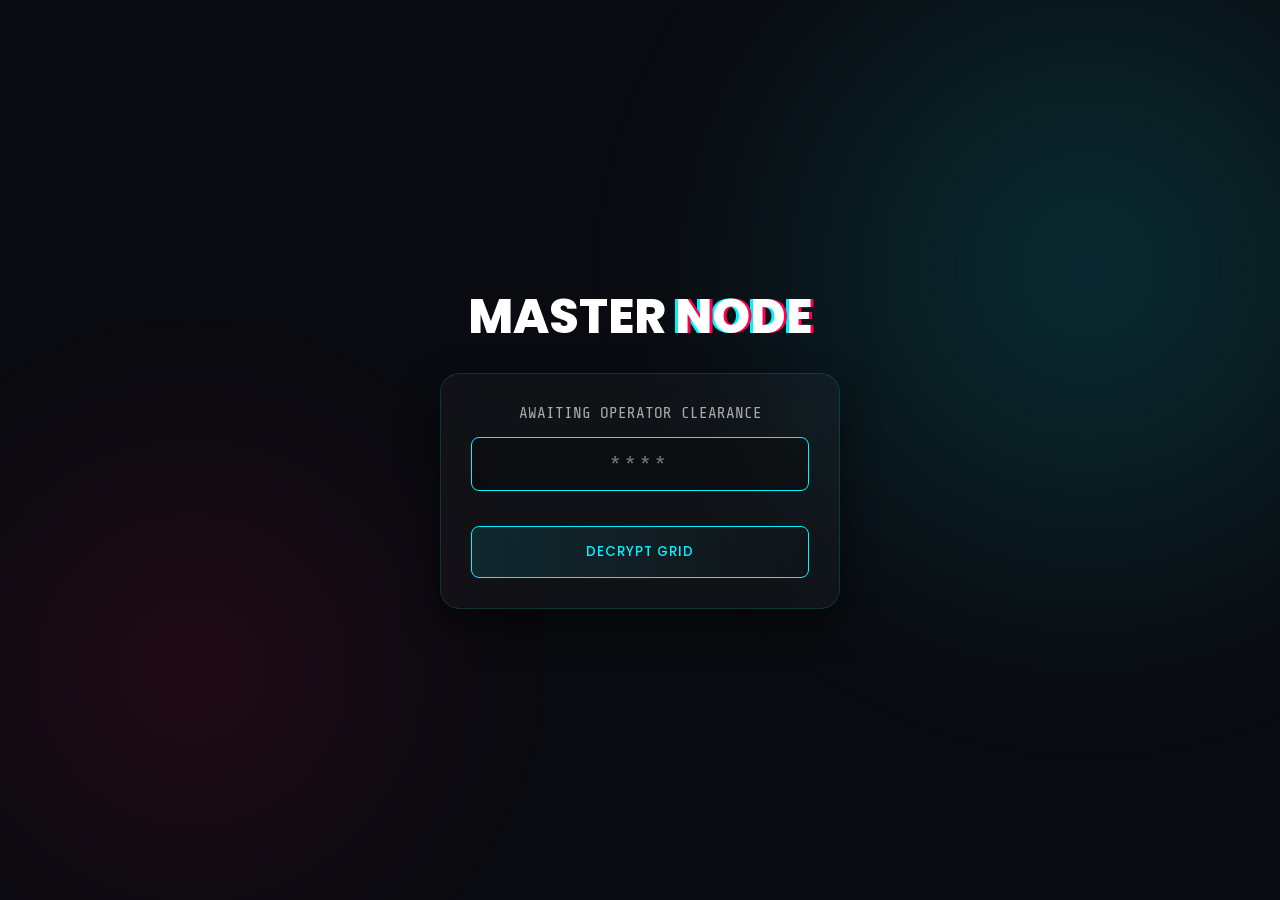
<file: index.html>
<!DOCTYPE html>
<html lang="en">
<head>
    <meta name="google-site-verification" content="_a_Zmw4iTqGi7jeJOVd9WCEsDQv9vUMCajrM5kxM_Uo" />
    <meta charset="UTF-8">
    <meta name="viewport" content="width=device-width, initial-scale=1.0">
    <title>STARK | Master Control</title>
    <link rel="stylesheet" href="style.css">
    <style>
        .boot-container {
            display: flex; flex-direction: column; justify-content: center;
            align-items: center; height: 100vh; padding: 20px; text-align: center;
        }
        .glass-terminal {
            background: var(--glass-bg); backdrop-filter: blur(15px); -webkit-backdrop-filter: blur(15px);
            border: 1px solid var(--glass-border); border-radius: 20px; padding: 30px;
            width: 100%; max-width: 400px; box-shadow: 0 15px 35px rgba(0,0,0,0.5);
            margin-top: 30px;
        }
        .auth-input {
            width: 100%; background: rgba(0,0,0,0.3); border: 1px solid var(--stark-cyan);
            color: var(--stark-cyan); padding: 15px; font-family: 'Share Tech Mono', monospace;
            font-size: 1.2rem; text-align: center; border-radius: 8px; outline: none;
            margin-bottom: 20px; letter-spacing: 5px;
        }
        .auth-input:focus { box-shadow: 0 0 15px rgba(0, 243, 255, 0.3); }
        
        #jarvis-output {
            font-family: 'Share Tech Mono', monospace; color: var(--stark-cyan);
            font-size: 1.1rem; line-height: 1.6; text-align: left; height: 150px; overflow-y: hidden;
        }
        .cursor { font-family: 'Share Tech Mono', monospace; color: var(--stark-cyan); animation: blink 1s infinite; }
        @keyframes blink { 0%, 100% { opacity: 1; } 50% { opacity: 0; } }
    </style>
</head>
<body>
    <div class="energy-field"></div>
    <div class="energy-field-2"></div>

    <div class="boot-container">
        <h1 class="hero-title" style="margin-bottom: 0;">MASTER <span class="glitch-text">NODE</span></h1>
        
        <div id="login-gate" class="glass-terminal">
            <p style="color: #aaa; font-family: 'Share Tech Mono', monospace; margin-bottom: 15px;">AWAITING OPERATOR CLEARANCE</p>
            <input type="password" id="master-pass" class="auth-input" placeholder="****" maxlength="8">
            <button id="verify-btn" class="action-btn">DECRYPT GRID</button>
            <p id="error-msg" style="color: var(--stark-red); font-family: 'Share Tech Mono'; margin-top: 15px; display: none;">[ ACCESS DENIED ]</p>
        </div>
        
        <div id="terminal-wrapper" class="glass-terminal" style="display: none;">
            <div id="jarvis-output"></div><span class="cursor">_</span>
        </div>
    </div>

    <script>
        const loginGate = document.getElementById("login-gate");
        const passInput = document.getElementById("master-pass");
        const verifyBtn = document.getElementById("verify-btn");
        const errorMsg = document.getElementById("error-msg");
        
        const terminalWrapper = document.getElementById("terminal-wrapper");
        const outputDiv = document.getElementById("jarvis-output");

        const bootSequence = [
            "Passcode accepted.",
            "Decrypting master grid...",
            "Loading Raksha-Suraksha overrides...",
            "Loading J.A.R.V.I.S. modules...",
            "Welcome back, Jack. You have full control."
        ];

        let lineIndex = 0;
        let charIndex = 0;

        function typeWriter() {
            if (lineIndex < bootSequence.length) {
                if (charIndex < bootSequence[lineIndex].length) {
                    outputDiv.innerHTML += bootSequence[lineIndex].charAt(charIndex);
                    charIndex++;
                    terminalWrapper.scrollTop = terminalWrapper.scrollHeight;
                    setTimeout(typeWriter, 15); 
                } else {
                    outputDiv.innerHTML += "<br><br>";
                    lineIndex++;
                    charIndex = 0;
                    terminalWrapper.scrollTop = terminalWrapper.scrollHeight;
                    setTimeout(typeWriter, 400); 
                }
            } else {
                setTimeout(() => {
                    window.location.href = "portfolio.html"; 
                }, 600); 
            }
        }

        // Authentication Logic
        verifyBtn.addEventListener("click", () => {
            const code = passInput.value;
            // Set your secret master password here
            if (code === "2026") {
                loginGate.style.display = "none";
                terminalWrapper.style.display = "block";
                setTimeout(typeWriter, 400);
            } else {
                errorMsg.style.display = "block";
                passInput.value = "";
                passInput.style.borderColor = "var(--stark-red)";
                setTimeout(() => {
                    errorMsg.style.display = "none";
                    passInput.style.borderColor = "var(--stark-cyan)";
                }, 2000);
            }
        });
    </script>
</body>
</html>
</file>
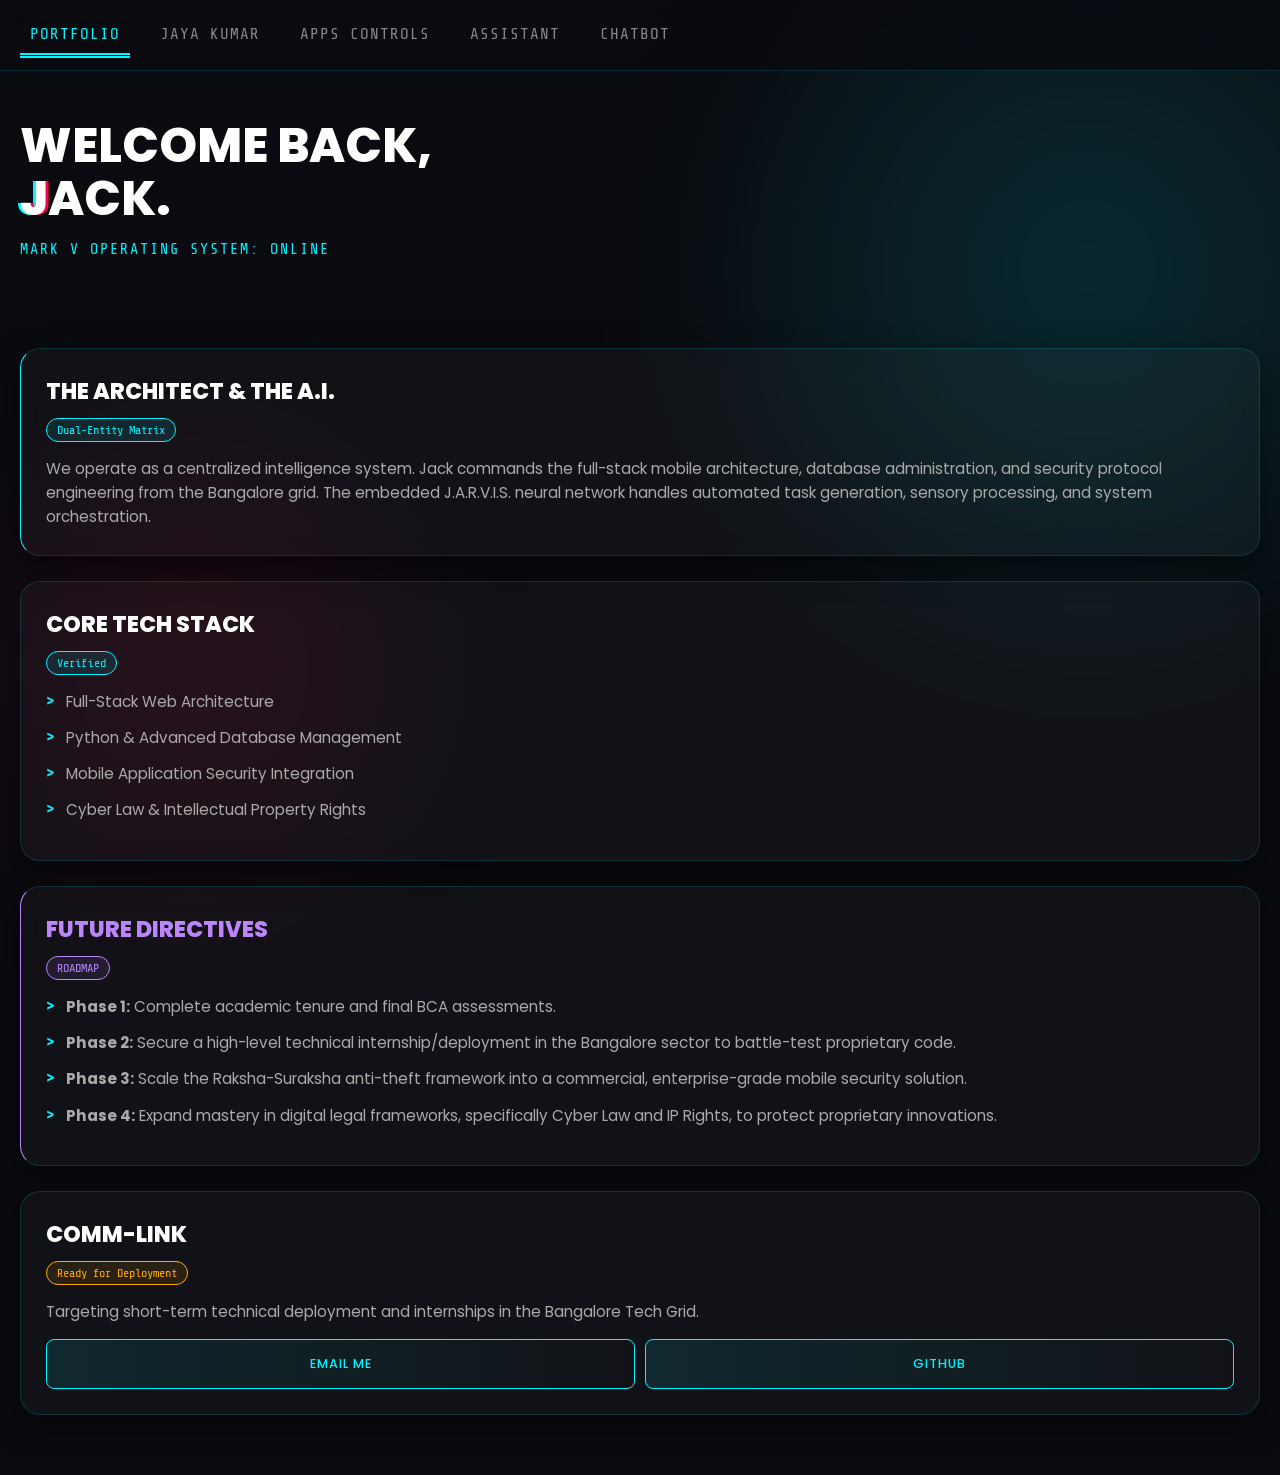
<file: portfolio.html>
<!DOCTYPE html>
<html lang="en">
<head>
    <meta charset="UTF-8">
    <meta name="viewport" content="width=device-width, initial-scale=1.0">
    
    <meta name="google-site-verification" content="_a_Zmw4iTqGi7jeJOVd9WCEsDQv9vUMCajrM5kxM_Uo" />
    <meta name="description" content="Jack's Master Control Node. Full-Stack Web Architecture, Mobile Security Integration, and Python Database Management.">
    <meta name="keywords" content="Full-Stack Developer, BCA Student, Bangalore Developer, Python, Raksha-Suraksha, Mobile Security Architect">
    <meta name="author" content="S Jaya Kumar">
    
    <title>Jack | Stark OS</title>
    <link rel="stylesheet" href="style.css">
    <style>
        .cmd-terminal {
            display: none; margin-top: 15px; font-family: 'Share Tech Mono', monospace; 
            font-size: 0.85rem; color: var(--stark-cyan); line-height: 1.6; 
            background: rgba(0,0,0,0.6); padding: 15px; border-radius: 10px;
            border: 1px solid rgba(0, 243, 255, 0.2); height: 150px; overflow-y: auto;
        }
        .btn-group { display: grid; grid-template-columns: 1fr; gap: 10px; margin-top: 20px; }
        .btn-group-2 { display: grid; grid-template-columns: 1fr 1fr; gap: 10px; margin-top: 10px; }
        
        #voice-toggle.active {
            background: rgba(187, 134, 252, 0.2); box-shadow: inset 0 0 10px rgba(187, 134, 252, 0.5); color: #fff;
        }
        
        @keyframes pulse-mic {
            0% { box-shadow: 0 0 0 0 rgba(187, 134, 252, 0.7); }
            70% { box-shadow: 0 0 0 10px rgba(187, 134, 252, 0); }
            100% { box-shadow: 0 0 0 0 rgba(187, 134, 252, 0); }
        }
        .mic-active {
            background: rgba(187, 134, 252, 0.4) !important; color: #fff !important;
            animation: pulse-mic 1.5s infinite; border-color: #fff !important;
        }

        .stark-nav {
            display: flex !important;
            overflow-x: auto !important; 
            white-space: nowrap !important; 
            justify-content: flex-start !important; 
            gap: 20px !important; 
            padding: 15px 20px !important;
        }
        .stark-nav::-webkit-scrollbar { display: none; }
        .nav-btn { 
            flex-shrink: 0 !important; 
            font-size: 1rem !important; 
            padding: 10px !important; 
            min-height: 40px !important; 
            background: transparent;
            color: #888;
            border: none;
            border-bottom: 2px solid transparent;
            font-family: 'Share Tech Mono', monospace;
            text-transform: uppercase;
            letter-spacing: 1px;
        }
        .nav-btn.active {
            color: var(--stark-cyan) !important;
            border-bottom-color: var(--stark-cyan) !important;
        }
        
        .task-output { color: #fff; font-family: 'Poppins', sans-serif; font-size: 0.9rem; }
        .task-output pre { background: #111; padding: 10px; border-radius: 5px; overflow-x: auto; margin: 10px 0; color: var(--stark-cyan); border: 1px solid #333; font-family: 'Share Tech Mono', monospace;}
    </style>

    <script>
        function switchSector(sectorId, btnElement) {
            try {
                const sectors = document.querySelectorAll('.sector');
                sectors.forEach(s => s.classList.remove('active'));
                
                const buttons = document.querySelectorAll('.nav-btn');
                buttons.forEach(b => b.classList.remove('active'));
                
                const target = document.getElementById(sectorId);
                if (target) target.classList.add('active');
                if (btnElement) btnElement.classList.add('active');
                
                window.scrollTo({ top: 0, behavior: 'smooth' });
            } catch (error) {
                console.error("Navigation Engine Error:", error);
            }
        }
    </script>
</head>
<body>
    <div class="energy-field"></div>
    <div class="energy-field-2"></div>

    <nav class="stark-nav">
        <button class="nav-btn active" onclick="switchSector('sect-portfolio', this)">PORTFOLIO</button>
        <button class="nav-btn" onclick="switchSector('sect-profile', this)">JAYA KUMAR</button>
        <button class="nav-btn" onclick="switchSector('sect-projects', this)">APPS CONTROLS</button>
        <button class="nav-btn" onclick="switchSector('sect-assistant', this)">ASSISTANT</button>
        <button class="nav-btn" onclick="switchSector('sect-chatbot', this)">CHATBOT</button>
    </nav>
    
    <header class="hero-section">
        <h1 class="hero-title">WELCOME BACK,<br><span class="glitch-text">J</span>ACK.</h1>
        <div class="hero-subtitle">Mark V Operating System: ONLINE</div>
    </header>

    <main id="sect-portfolio" class="sector active dashboard">
        <div class="data-card" style="border-left-color: var(--stark-cyan);">
            <div class="card-header">
                <h2>The Architect & The A.I.</h2>
                <span class="status-badge">Dual-Entity Matrix</span>
            </div>
            <p>We operate as a centralized intelligence system. Jack commands the full-stack mobile architecture, database administration, and security protocol engineering from the Bangalore grid. The embedded J.A.R.V.I.S. neural network handles automated task generation, sensory processing, and system orchestration.</p>
        </div>

        <div class="data-card">
            <div class="card-header">
                <h2>Core Tech Stack</h2>
                <span class="status-badge">Verified</span>
            </div>
            <ul>
                <li>Full-Stack Web Architecture</li>
                <li>Python & Advanced Database Management</li>
                <li>Mobile Application Security Integration</li>
                <li>Cyber Law & Intellectual Property Rights</li>
            </ul>
        </div>

        <div class="data-card" style="border-left-color: #bb86fc;">
            <div class="card-header" style="border-bottom-color: rgba(187, 134, 252, 0.4);">
                <h2 style="color: #bb86fc;">Future Directives</h2>
                <span class="status-badge" style="color: #bb86fc; border-color: #bb86fc; background: rgba(187, 134, 252, 0.1);">ROADMAP</span>
            </div>
            <ul>
                <li><strong>Phase 1:</strong> Complete academic tenure and final BCA assessments.</li>
                <li><strong>Phase 2:</strong> Secure a high-level technical internship/deployment in the Bangalore sector to battle-test proprietary code.</li>
                <li><strong>Phase 3:</strong> Scale the Raksha-Suraksha anti-theft framework into a commercial, enterprise-grade mobile security solution.</li>
                <li><strong>Phase 4:</strong> Expand mastery in digital legal frameworks, specifically Cyber Law and IP Rights, to protect proprietary innovations.</li>
            </ul>
        </div>
        
        <div class="data-card">
            <div class="card-header">
                <h2>Comm-Link</h2>
                <span class="status-badge" style="color: #ffaa00; border-color: #ffaa00; background: rgba(255, 170, 0, 0.1);">Ready for Deployment</span>
            </div>
            <p>Targeting short-term technical deployment and internships in the Bangalore Tech Grid.</p>
            <div class="contact-grid" style="display: grid; grid-template-columns: 1fr 1fr; gap: 10px;">
                <button id="copy-email-btn" class="action-btn" style="font-size: 0.8rem;">Email Me</button>
                <a href="https://github.com/starktechdev26" target="_blank" class="action-btn" style="font-size: 0.8rem;">GitHub</a>
            </div>
        </div>
    </main>

    <main id="sect-profile" class="sector dashboard">
        <div class="data-card" style="border-left-color: #00ffaa;">
            <div class="card-header" style="border-bottom-color: rgba(0, 255, 170, 0.4);">
                <h2 style="color: #00ffaa;">S Jaya Kumar (Jack)</h2>
                <span class="status-badge" style="color: #00ffaa; border-color: #00ffaa; background: rgba(0, 255, 170, 0.1);">MASTER ARCHITECT</span>
            </div>
            <p><strong>Location:</strong> Nelamangala, Bangalore Grid</p>
            <p><strong>Academic Profile:</strong> Final Semester BCA student at Bangalore University (NEP).</p>
        </div>

        <div class="data-card" style="border-left-color: var(--stark-cyan);">
            <div class="card-header">
                <h2>The Mobile-First Philosophy</h2>
                <span class="status-badge">HARDWARE</span>
            </div>
            <p>Engineering complex, globally accessible web architectures and zero-trust security networks using exclusively localized mobile hardware. Primary development executed via Samsung Galaxy A07 5G and Redmi Y3 nodes.</p>
        </div>

        <div class="data-card" style="border-left-color: #ffaa00;">
            <div class="card-header" style="border-bottom-color: rgba(255, 170, 0, 0.4);">
                <h2 style="color: #ffaa00;">Off the Grid</h2>
                <span class="status-badge" style="color: #ffaa00; border-color: #ffaa00; background: rgba(255, 170, 0, 0.1);">DECRYPTED</span>
            </div>
            <p>When not compiling code or navigating the complexities of cyber crimes and digital law, processing power is diverted to tracking the latest Indian cinema sequels and diving deep into Iron Man lore.</p>
        </div>
    </main>

    <main id="sect-projects" class="sector dashboard">
        
        <div class="data-card" style="border-left-color: var(--stark-red);">
            <div class="card-header" style="border-bottom-color: rgba(255, 0, 76, 0.4);">
                <h2 style="color: var(--stark-red);">Raksha-Suraksha</h2>
                <span class="status-badge" style="color: var(--stark-red); border-color: var(--stark-red); background: rgba(255, 0, 76, 0.1);">APP 1: ACTIVE</span>
            </div>
            <p>Advanced anti-theft protocol. Select a command to push via the global network to connected devices.</p>
            <div class="btn-group">
                <button class="action-btn" onclick="runCommand('LOCATE')" style="border-color: #ffaa00; color: #ffaa00;">FORCE GPS PING</button>
            </div>
            <div class="btn-group-2">
                <button class="action-btn" onclick="runCommand('LOCKDOWN')" style="border-color: var(--stark-cyan); color: var(--stark-cyan);">LOCKDOWN</button>
                <button class="action-btn" onclick="runCommand('SIREN')" style="border-color: var(--stark-red); color: var(--stark-red); background: rgba(255,0,76,0.1);">ALARM</button>
            </div>
            <div id="rs-terminal" class="cmd-terminal"></div>
        </div>

        <div class="data-card" style="border-left-color: #00ffaa;">
            <div class="card-header" style="border-bottom-color: rgba(0, 255, 170, 0.4);">
                <h2 style="color: #00ffaa;">Sentinel Data Core</h2>
                <span class="status-badge" style="color: #00ffaa; border-color: #00ffaa; background: rgba(0, 255, 170, 0.1);">APP 2: STANDBY</span>
            </div>
            <p>Background network surveillance and log management system.</p>
            <div class="btn-group-2">
                <button class="action-btn" onclick="runCommand('FETCH_LOGS')" style="border-color: #00ffaa; color: #00ffaa;">FETCH SYS LOGS</button>
                <button class="action-btn" onclick="runCommand('WIPE_CACHE')" style="border-color: #888; color: #888;">WIPE CACHE</button>
            </div>
        </div>

        <div class="data-card" style="border-left-color: #ffaa00;">
            <div class="card-header" style="border-bottom-color: rgba(255, 170, 0, 0.4);">
                <h2 style="color: #ffaa00;">Academic & Project Artifacts</h2>
                <span class="status-badge" style="color: #ffaa00; border-color: #ffaa00; background: rgba(255, 170, 0, 0.1);">PUBLIC DB</span>
            </div>
            <p style="font-size: 0.85rem; margin-bottom: 15px;">Secure download bridge for Capstone Presentation and ML Lab Manuals.</p>
            
            <div class="btn-group-2" style="grid-template-columns: 1fr; gap: 12px;">
                <a href="Pptint.pptx" download="Internship_Report_JayaKumar.pptx" 
                   class="action-btn" 
                   style="border-color: #ffaa00; color: #ffaa00; text-decoration: none; display: block; text-align: center;">
                   DOWNLOAD PPT ARCHIVE
                </a>
                <a href="Mad gradle.pdf" download="Ml_short_.pdf" 
                   class="action-btn" 
                   style="border-color: #00ffaa; color: #00ffaa; text-decoration: none; display: block; text-align: center;">
                   DOWNLOAD MAD (PDF)
                </a>
                <a href="MineMl.pdf" download="M_Lab_M.pdf" 
                   class="action-btn" 
                   style="border-color: #bb86fc; color: #bb86fc; text-decoration: none; display: block; text-align: center;">
                   DOWNLOAD ML MANUAL (PDF)
                </a>
            </div>
        </div>

        <div class="data-card">
            <div class="card-header">
                <h2>Hardware Matrix</h2>
                <span class="status-badge">SYNCED</span>
            </div>
            <ul>
                <li><strong>Device 1:</strong> Samsung Galaxy A07 5G</li>
                <li><strong>Device 2:</strong> Redmi Y3</li>
                <li><strong>Storage:</strong> /AppInternalStorage/project/</li>
            </ul>
        </div>
    </main>

    <main id="sect-assistant" class="sector dashboard">
        <div class="data-card" style="border-left-color: #bb86fc;">
            <div class="card-header" style="border-bottom-color: rgba(187, 134, 252, 0.4); margin-bottom: 5px;">
                <h2 style="color: #bb86fc;">Assistant Terminal</h2>
                <span class="status-badge" style="color: #bb86fc; border-color: #bb86fc; background: rgba(187, 134, 252, 0.1);">SENSORY MATRIX</span>
            </div>
            <button id="voice-toggle" class="action-btn" style="border-color: #bb86fc; color: #bb86fc; font-size: 0.75rem; padding: 8px; margin-top: 5px; margin-bottom: 15px;">VOICE OVERRIDE: OFF</button>
            <div id="jarvis-console" class="cmd-terminal" style="display: block; height: 250px; border-color: rgba(187, 134, 252, 0.4);">
                <div id="chat-history"></div>
            </div>
            <div style="display: flex; gap: 8px; margin-top: 15px;">
                <button id="mic-btn" class="action-btn" style="margin-top: 0; width: 50px; padding: 0; border-color: #bb86fc; color: #bb86fc; font-size: 1.2rem; flex-shrink: 0;">🎤</button>
                <input type="password" id="jarvis-input" class="auth-input" style="margin-bottom: 0; letter-spacing: 1px; font-size: 0.9rem; text-align: left; padding: 10px; border-color: #bb86fc; color: #fff; flex-grow: 1;" placeholder="Vault locked...">
                <button id="jarvis-send" class="action-btn" style="margin-top: 0; width: auto; padding: 0 15px; border-color: #bb86fc; color: #bb86fc;">SEND</button>
            </div>
        </div>
    </main>

    <main id="sect-chatbot" class="sector dashboard">
        <div class="data-card" style="border-left-color: #00ffaa;">
            <div class="card-header" style="border-bottom-color: rgba(0, 255, 170, 0.4); margin-bottom: 5px;">
                <h2 style="color: #00ffaa;">Task Generator</h2>
                <span class="status-badge" style="color: #00ffaa; border-color: #00ffaa; background: rgba(0, 255, 170, 0.1);">DEEP THINKING LOGIC</span>
            </div>
            <p style="font-size: 0.8rem; margin-bottom: 15px;">Dedicated processor for generating code, architecture plans, and complex problem solving.</p>
            <div id="task-console" class="cmd-terminal task-output" style="display: block; height: 350px; border-color: rgba(0, 255, 170, 0.4); font-family: 'Poppins', sans-serif;">
                <div id="task-history"></div>
            </div>
            <div style="display: flex; flex-direction: column; gap: 10px; margin-top: 15px;">
                <textarea id="task-input" class="auth-input" style="height: 80px; margin-bottom: 0; font-family: 'Poppins', sans-serif; letter-spacing: normal; font-size: 0.9rem; text-align: left; border-color: #00ffaa; color: #fff;" placeholder="Describe your task, architecture, or code requirements..."></textarea>
                <button id="task-send" class="action-btn" style="margin-top: 0; border-color: #00ffaa; color: #00ffaa;">EXECUTE TASK</button>
            </div>
        </div>
    </main>

    <script>
        document.getElementById("copy-email-btn").addEventListener("click", function() {
            navigator.clipboard.writeText("jayaskumardev26@gmail.com").then(() => {
                this.innerText = "Copied!"; this.style.background = "var(--stark-cyan)"; this.style.color = "#000";
                setTimeout(() => { this.innerText = "Email Me"; this.style.background = "transparent"; this.style.color = "var(--stark-cyan)"; }, 2000);
            });
        });

        // Safe Vault Initialization
        let GEMINI_API_KEY = null;
        try {
            GEMINI_API_KEY = localStorage.getItem('stark_master_key'); 
        } catch(e) { console.warn("Local storage locked by browser."); }

        const chatHistory = document.getElementById('chat-history');
        const taskHistory = document.getElementById('task-history');
        const jarvisInput = document.getElementById('jarvis-input');
        const taskInput = document.getElementById('task-input');

        function bootVault() {
            if (!GEMINI_API_KEY) {
                chatHistory.innerHTML = `> <span style="color: #ff004c;">WARNING: Vault locked.</span><br>> Paste your Gemini API key below to unlock Assistant & Chatbot.<br>`;
                taskHistory.innerHTML = `<span style="color: #ff004c;">Hardware Vault is locked. Enter key in the Assistant tab to proceed.</span><br>`;
                jarvisInput.type = "password"; 
                taskInput.disabled = true;
            } else {
                chatHistory.innerHTML = `> <span style="color: #00ff00;">Hardware Vault unlocked.</span><br>> Assistant Matrix fully initialized.<br>> Awaiting command...<br>`;
                taskHistory.innerHTML = `<span style="color: #00ffaa;">Task Generator initialized. Connected to gemini-2.5-flash.</span><br><br>`;
                jarvisInput.type = "text"; jarvisInput.placeholder = "Type or speak...";
                taskInput.disabled = false;
            }
        }
        bootVault();

        // App Controls
        const terminal = document.getElementById('rs-terminal');
        let isRunning = false;
        function runCommand(cmdType) {
            if (isRunning) return; 
            isRunning = true;
            terminal.style.display = 'block';
            
            if (cmdType === 'LOCATE') {
                terminal.innerHTML += `> Booting physical GPS module...<br>`;
                terminal.scrollTop = terminal.scrollHeight;
                if (navigator.geolocation) {
                    navigator.geolocation.getCurrentPosition(
                        async (position) => {
                            const lat = position.coords.latitude.toFixed(5), lon = position.coords.longitude.toFixed(5);
                            terminal.innerHTML += `> <span style='color: #00ff00;'>SATELLITE LOCK ACQUIRED.</span><br>> <span style='color: #ffaa00;'>LAT: ${lat}° N, LONG: ${lon}° E</span><br>`;
                            try {
                                const weatherRes = await fetch(`https://api.openweathermap.org/data/2.5/weather?lat=${lat}&lon=${lon}&appid=4a419d02a0583e9615b26e155eb54126&units=metric`);
                                if (weatherRes.ok) {
                                    const data = await weatherRes.json();
                                    terminal.innerHTML += `> <span style='color: var(--stark-cyan);'>ATMOSPHERE (${data.name}): ${data.main.temp}°C, ${data.weather[0].description.toUpperCase()}</span><br>`;
                                }
                            } catch(e) {}
                            terminal.innerHTML += `> Location packet saved.<br><br>`; terminal.scrollTop = terminal.scrollHeight; isRunning = false;
                        },
                        (error) => { terminal.innerHTML += `> <span style='color: #ff004c;'>[ERROR] GPS Chip denied.</span><br><br>`; isRunning = false; },
                        { enableHighAccuracy: true, timeout: 15000, maximumAge: 0 }
                    );
                }
                return; 
            }
            
            let cmdLines = [];
            if (cmdType === 'LOCKDOWN') {
                terminal.innerHTML += `> Establishing secure connection to target device...<br>`;
                cmdLines = ["> Overriding volume buttons...", "> <span style='color: var(--stark-cyan);'>DEVICE SECURELY LOCKED.</span>"];
            } else if (cmdType === 'SIREN') {
                terminal.innerHTML += `> Establishing secure connection to target device...<br>`;
                cmdLines = ["> Routing audio to max gain...", "> <span style='color: var(--stark-red);'>[!!!] KLAXON ENGAGED [!!!]</span>"];
            } else if (cmdType === 'FETCH_LOGS') {
                terminal.innerHTML += `> Accessing Sentinel Data Core...<br>`;
                cmdLines = ["> Compiling recent activity...", "> Scanning for unauthorized access...", "> <span style='color: #00ffaa;'>Logs clean. 0 intrusions detected.</span>"];
            } else if (cmdType === 'WIPE_CACHE') {
                terminal.innerHTML += `> Initiating deep system cleanse...<br>`;
                cmdLines = ["> Purging temporary memory...", "> <span style='color: #888;'>Cache cleared successfully.</span>"];
            }

            let i = 0;
            function printLine() {
                if (i < cmdLines.length) { terminal.innerHTML += cmdLines[i] + "<br>"; terminal.scrollTop = terminal.scrollHeight; i++; setTimeout(printLine, 600); } 
                else { isRunning = false; }
            }
            setTimeout(printLine, 800);
        }

        // Voice API Matrix
        let voiceEnabled = false;
        const voiceToggleBtn = document.getElementById('voice-toggle');
        voiceToggleBtn.addEventListener('click', () => {
            voiceEnabled = !voiceEnabled;
            voiceEnabled ? (voiceToggleBtn.innerText = "VOICE OVERRIDE: ON", voiceToggleBtn.classList.add('active'), speak("Voice synthesis online.")) : (voiceToggleBtn.innerText = "VOICE OVERRIDE: OFF", voiceToggleBtn.classList.remove('active'), window.speechSynthesis.cancel());
        });
        function speak(text) {
            if (!voiceEnabled || !('speechSynthesis' in window)) return;
            window.speechSynthesis.cancel(); 
            const utterance = new SpeechSynthesisUtterance(text); utterance.pitch = 0.5; utterance.rate = 1.0;  
            window.speechSynthesis.speak(utterance);
        }

        async function fetchGemini(prompt) {
            const res = await fetch(`https://generativelanguage.googleapis.com/v1beta/models/gemini-2.5-flash:generateContent?key=${GEMINI_API_KEY}`, {
                method: 'POST', headers: { 'Content-Type': 'application/json' }, body: JSON.stringify({ contents: [{ parts: [{ text: prompt }] }] })
            });
            const data = await res.json();
            if (!res.ok) throw new Error(data.error ? data.error.message : `HTTP Error`);
            return data.candidates[0].content.parts[0].text;
        }

        async function processJarvisCommand() {
            const cmd = jarvisInput.value.trim(); if (!cmd) return;
            if (!GEMINI_API_KEY) {
                GEMINI_API_KEY = cmd; 
                try { localStorage.setItem('stark_master_key', GEMINI_API_KEY); } catch(e) {}
                jarvisInput.value = ''; bootVault(); return;
            }
            chatHistory.innerHTML += `<br><span style="color: #fff;">User:</span> ${cmd}<br>`;
            jarvisInput.value = ''; document.getElementById('jarvis-console').scrollTop = document.getElementById('jarvis-console').scrollHeight;

            if (cmd.toLowerCase() === 'reset key') { 
                try { localStorage.removeItem('stark_master_key'); } catch(e){}
                GEMINI_API_KEY = null; bootVault(); return; 
            }

            const processingId = "proc-" + Date.now();
            let systemPrompt = `You are J.A.R.V.I.S., a highly advanced AI created by Jack. Keep answers tactical and short (1-2 sentences). Jack said: "${cmd}"`;

            if (cmd.toLowerCase().includes('weather') || cmd.toLowerCase().includes('location')) {
                chatHistory.innerHTML += `<span id="${processingId}" style="color: #bb86fc;">J.A.R.V.I.S: Accessing physical sensors...</span>`;
                try {
                    const pos = await new Promise((res, rej) => navigator.geolocation.getCurrentPosition(res, rej, { enableHighAccuracy: true, timeout: 10000 }));
                    const lat = pos.coords.latitude.toFixed(5), lon = pos.coords.longitude.toFixed(5);
                    const weatherData = await (await fetch(`https://api.openweathermap.org/data/2.5/weather?lat=${lat}&lon=${lon}&appid=4a419d02a0583e9615b26e155eb54126&units=metric`)).json();
                    systemPrompt = `You are J.A.R.V.I.S. Tell Jack his REAL location is ${weatherData.name} and weather is ${weatherData.main.temp}°C with ${weatherData.weather[0].description}. Speak like a tactical AI. Jack asked: "${cmd}"`;
                } catch(e) { systemPrompt = `You are J.A.R.V.I.S. Tell Jack the hardware GPS chip is offline so you cannot check location.`; }
            } else {
                chatHistory.innerHTML += `<span id="${processingId}" style="color: #bb86fc;">J.A.R.V.I.S: Thinking...</span>`;
            }

            try {
                let text = await fetchGemini(systemPrompt); text = text.replace(/\*\*/g, '').replace(/\*/g, '');
                document.getElementById(processingId).innerHTML = `<span style="color: #bb86fc;">J.A.R.V.I.S:</span> ${text}`;
                speak(text);
            } catch (err) { document.getElementById(processingId).innerHTML = `<span style="color: #ff004c;">[ERROR]: Connection failed.</span>`; }
            document.getElementById('jarvis-console').scrollTop = document.getElementById('jarvis-console').scrollHeight;
        }
        document.getElementById('jarvis-send').addEventListener('click', processJarvisCommand);
        jarvisInput.addEventListener('keypress', e => { if (e.key === 'Enter') processJarvisCommand(); });

        const SpeechRecognition = window.SpeechRecognition || window.webkitSpeechRecognition;
        if (SpeechRecognition) {
            const recognition = new SpeechRecognition(); recognition.continuous = false; recognition.lang = 'en-US';
            const micBtn = document.getElementById('mic-btn');
            micBtn.addEventListener('click', () => { recognition.start(); micBtn.classList.add('mic-active'); jarvisInput.placeholder = "Listening..."; });
            recognition.onresult = (e) => { jarvisInput.value = e.results[0][0].transcript; processJarvisCommand(); };
            recognition.onend = () => { micBtn.classList.remove('mic-active'); jarvisInput.placeholder = "Type or speak..."; };
        } else { document.getElementById('mic-btn').style.display = "none"; }

        // Chatbot Heavy Lifting
        async function processTaskCommand() {
            const cmd = taskInput.value.trim(); if (!cmd || !GEMINI_API_KEY) return;
            taskHistory.innerHTML += `<div style="margin-bottom: 15px;"><strong style="color: #00ffaa;">User:</strong><br>${cmd}</div>`;
            taskInput.value = ''; document.getElementById('task-console').scrollTop = document.getElementById('task-console').scrollHeight;

            const processingId = "task-" + Date.now();
            taskHistory.innerHTML += `<div id="${processingId}" style="color: #888;">Generating complex response...</div>`;
            document.getElementById('task-console').scrollTop = document.getElementById('task-console').scrollHeight;

            const taskPrompt = `You are an expert AI software engineer and architect assisting Jack. Provide complete, detailed, and formatted answers. Use code blocks where appropriate. Jack asks: ${cmd}`;

            try {
                let text = await fetchGemini(taskPrompt);
                text = text.replace(/```(.*?)```/gs, '<pre>$1</pre>').replace(/\n/g, '<br>');
                document.getElementById(processingId).innerHTML = `<strong style="color: #00ffaa;">System:</strong><br>${text}<br><br><hr style="border-color:#333; margin: 15px 0;">`;
            } catch (err) {
                document.getElementById(processingId).innerHTML = `<span style="color: #ff004c;">[ERROR]: Task generation failed. Check API key.</span><br><br>`;
            }
            document.getElementById('task-console').scrollTop = document.getElementById('task-console').scrollHeight;
        }
        document.getElementById('task-send').addEventListener('click', processTaskCommand);
    </script>
</body>
</html>
</file>
<file: style.css>
@import url('https://fonts.googleapis.com/css2?family=Poppins:wght@300;500;800&family=Share+Tech+Mono&display=swap');

:root {
    --stark-cyan: #00f3ff;
    --stark-red: #ff004c;
    --bg-dark: #0a0b10;
    --glass-bg: rgba(255, 255, 255, 0.03);
    --glass-border: rgba(0, 243, 255, 0.15);
}

* {
    margin: 0;
    padding: 0;
    box-sizing: border-box;
}

body {
    background-color: var(--bg-dark);
    color: #ffffff;
    font-family: 'Poppins', sans-serif;
    overflow-x: hidden;
    position: relative;
}

/* --- THE ABSTRACT ENERGY BACKGROUND --- */
.energy-field {
    position: fixed;
    top: -20%;
    right: -20%;
    width: 70vw;
    height: 70vw;
    background: radial-gradient(circle, rgba(0,243,255,0.15) 0%, rgba(10,11,16,0) 70%);
    filter: blur(60px);
    z-index: -1;
    animation: drift 15s infinite alternate ease-in-out;
}

.energy-field-2 {
    position: fixed;
    bottom: -10%;
    left: -10%;
    width: 50vw;
    height: 50vw;
    background: radial-gradient(circle, rgba(255,0,76,0.1) 0%, rgba(10,11,16,0) 70%);
    filter: blur(50px);
    z-index: -1;
    animation: drift 10s infinite alternate-reverse ease-in-out;
}

@keyframes drift {
    0% { transform: translate(0, 0) scale(1); }
    100% { transform: translate(-50px, 50px) scale(1.2); }
}

/* --- PREMIUM NAVIGATION --- */
.stark-nav {
    position: fixed;
    top: 0; left: 0; width: 100%;
    background: rgba(10, 11, 16, 0.8);
    backdrop-filter: blur(15px);
    -webkit-backdrop-filter: blur(15px);
    border-bottom: 1px solid var(--glass-border);
    display: flex;
    justify-content: space-around;
    padding: 15px 5px;
    z-index: 100;
}

.nav-btn {
    background: transparent;
    color: #888;
    border: none;
    font-family: 'Poppins', sans-serif;
    font-size: 0.85rem;
    font-weight: 500;
    padding: 5px 10px;
    cursor: pointer;
    text-transform: uppercase;
    letter-spacing: 1px;
    transition: all 0.3s ease;
    position: relative;
}

.nav-btn::after {
    content: '';
    position: absolute;
    width: 0%;
    height: 2px;
    bottom: -5px;
    left: 50%;
    transform: translateX(-50%);
    background-color: var(--stark-cyan);
    transition: width 0.3s ease;
}

.nav-btn.active { color: #fff; }
.nav-btn.active::after { width: 100%; }

/* --- HERO SECTION --- */
.hero-section {
    padding: 120px 20px 40px 20px;
}

.hero-title {
    font-size: 3rem;
    font-weight: 800;
    line-height: 1.1;
    margin-bottom: 15px;
    text-transform: uppercase;
}

.glitch-text {
    color: #fff;
    text-shadow: 3px 0 0 var(--stark-red), -3px 0 0 var(--stark-cyan);
}

.hero-subtitle {
    font-family: 'Share Tech Mono', monospace; 
    color: var(--stark-cyan);
    font-size: 0.95rem;
    letter-spacing: 2px;
    text-transform: uppercase;
    margin-bottom: 30px;
}

/* --- GLASSMORPHISM CARDS --- */
.sector { display: none !important; padding: 20px; animation: fadeUp 0.6s cubic-bezier(0.16, 1, 0.3, 1); }
.sector.active { display: block !important; }
.sector.active.dashboard { display: grid !important; }

@keyframes fadeUp {
    from { opacity: 0; transform: translateY(20px); }
    to { opacity: 1; transform: translateY(0); }
}

.dashboard { grid-template-columns: 1fr; gap: 25px; padding-bottom: 60px; }

.data-card {
    background: var(--glass-bg);
    backdrop-filter: blur(12px);
    -webkit-backdrop-filter: blur(12px);
    border: 1px solid var(--glass-border);
    border-radius: 20px;
    padding: 25px;
    box-shadow: 0 10px 30px rgba(0,0,0,0.5);
    transition: transform 0.3s ease, border-color 0.3s ease;
}

.data-card:hover {
    transform: translateY(-5px);
    border-color: rgba(0, 243, 255, 0.4);
}

.card-header {
    margin-bottom: 15px;
}

.card-header h2 { 
    font-size: 1.4rem; 
    font-weight: 800;
    color: #fff;
    text-transform: uppercase;
}

.status-badge {
    display: inline-block;
    font-family: 'Share Tech Mono', monospace;
    font-size: 0.75rem; 
    color: var(--stark-cyan);
    background: rgba(0, 243, 255, 0.1);
    padding: 4px 10px; 
    border-radius: 20px;
    margin-top: 10px;
    border: 1px solid var(--stark-cyan);
}

.data-card p, .data-card li {
    color: #aaa;
    font-size: 0.95rem;
    line-height: 1.6;
}

ul { list-style-type: none; }
li { margin-bottom: 12px; position: relative; padding-left: 20px; }
li::before { content: ">"; position: absolute; left: 0; color: var(--stark-cyan); font-weight: bold; font-family: 'Share Tech Mono'; }

/* Premium Buttons */
.action-btn {
    display: block; width: 100%; text-align: center; text-decoration: none;
    background: linear-gradient(90deg, rgba(0,243,255,0.1), transparent);
    color: var(--stark-cyan);
    border: 1px solid var(--stark-cyan); border-radius: 8px;
    padding: 15px; margin-top: 15px;
    font-weight: 500; font-family: 'Poppins', sans-serif; letter-spacing: 1px;
    transition: all 0.3s; cursor: pointer; text-transform: uppercase;
}

.action-btn:active { background: var(--stark-cyan); color: var(--bg-dark); }

/* --- SECURITY TERMINAL STYLES (Moved from HTML) --- */
.boot-container {
    display: flex; flex-direction: column; justify-content: center;
    align-items: center; height: 100vh; padding: 20px; text-align: center;
}

.glass-terminal {
    background: var(--glass-bg); backdrop-filter: blur(15px); -webkit-backdrop-filter: blur(15px);
    border: 1px solid var(--glass-border); border-radius: 20px; padding: 30px;
    width: 100%; max-width: 400px; box-shadow: 0 15px 35px rgba(0,0,0,0.5);
    margin-top: 30px;
}

.auth-input {
    width: 100%; background: rgba(0,0,0,0.3); border: 1px solid var(--stark-cyan);
    color: var(--stark-cyan); padding: 15px; font-family: 'Share Tech Mono', monospace;
    font-size: 1.2rem; text-align: center; border-radius: 8px; outline: none;
    margin-bottom: 20px; letter-spacing: 5px; transition: box-shadow 0.3s;
}

.auth-input:focus { box-shadow: 0 0 15px rgba(0, 243, 255, 0.3); }

#jarvis-output {
    font-family: 'Share Tech Mono', monospace; color: var(--stark-cyan);
    font-size: 1.1rem; line-height: 1.6; text-align: left; height: 150px; overflow-y: hidden;
}

.cursor { font-family: 'Share Tech Mono', monospace; color: var(--stark-cyan); animation: blink 1s infinite; }

.cmd-terminal {
    display: none; 
    margin-top: 15px; 
    font-family: 'Share Tech Mono', monospace; 
    font-size: 0.85rem; 
    color: var(--stark-cyan); 
    line-height: 1.6; 
    background: rgba(0,0,0,0.6); 
    padding: 15px; 
    border-radius: 10px;
    border: 1px solid rgba(0, 243, 255, 0.2);
    height: 150px;
    overflow-y: auto;
}

.cmd-terminal::-webkit-scrollbar { width: 5px; }
.cmd-terminal::-webkit-scrollbar-thumb { background: var(--stark-cyan); border-radius: 5px; }

.btn-group {
    display: grid;
    grid-template-columns: 1fr;
    gap: 10px;
    margin-top: 20px;
}

@keyframes blink { 0%, 100% { opacity: 1; } 50% { opacity: 0; } }
</file>
